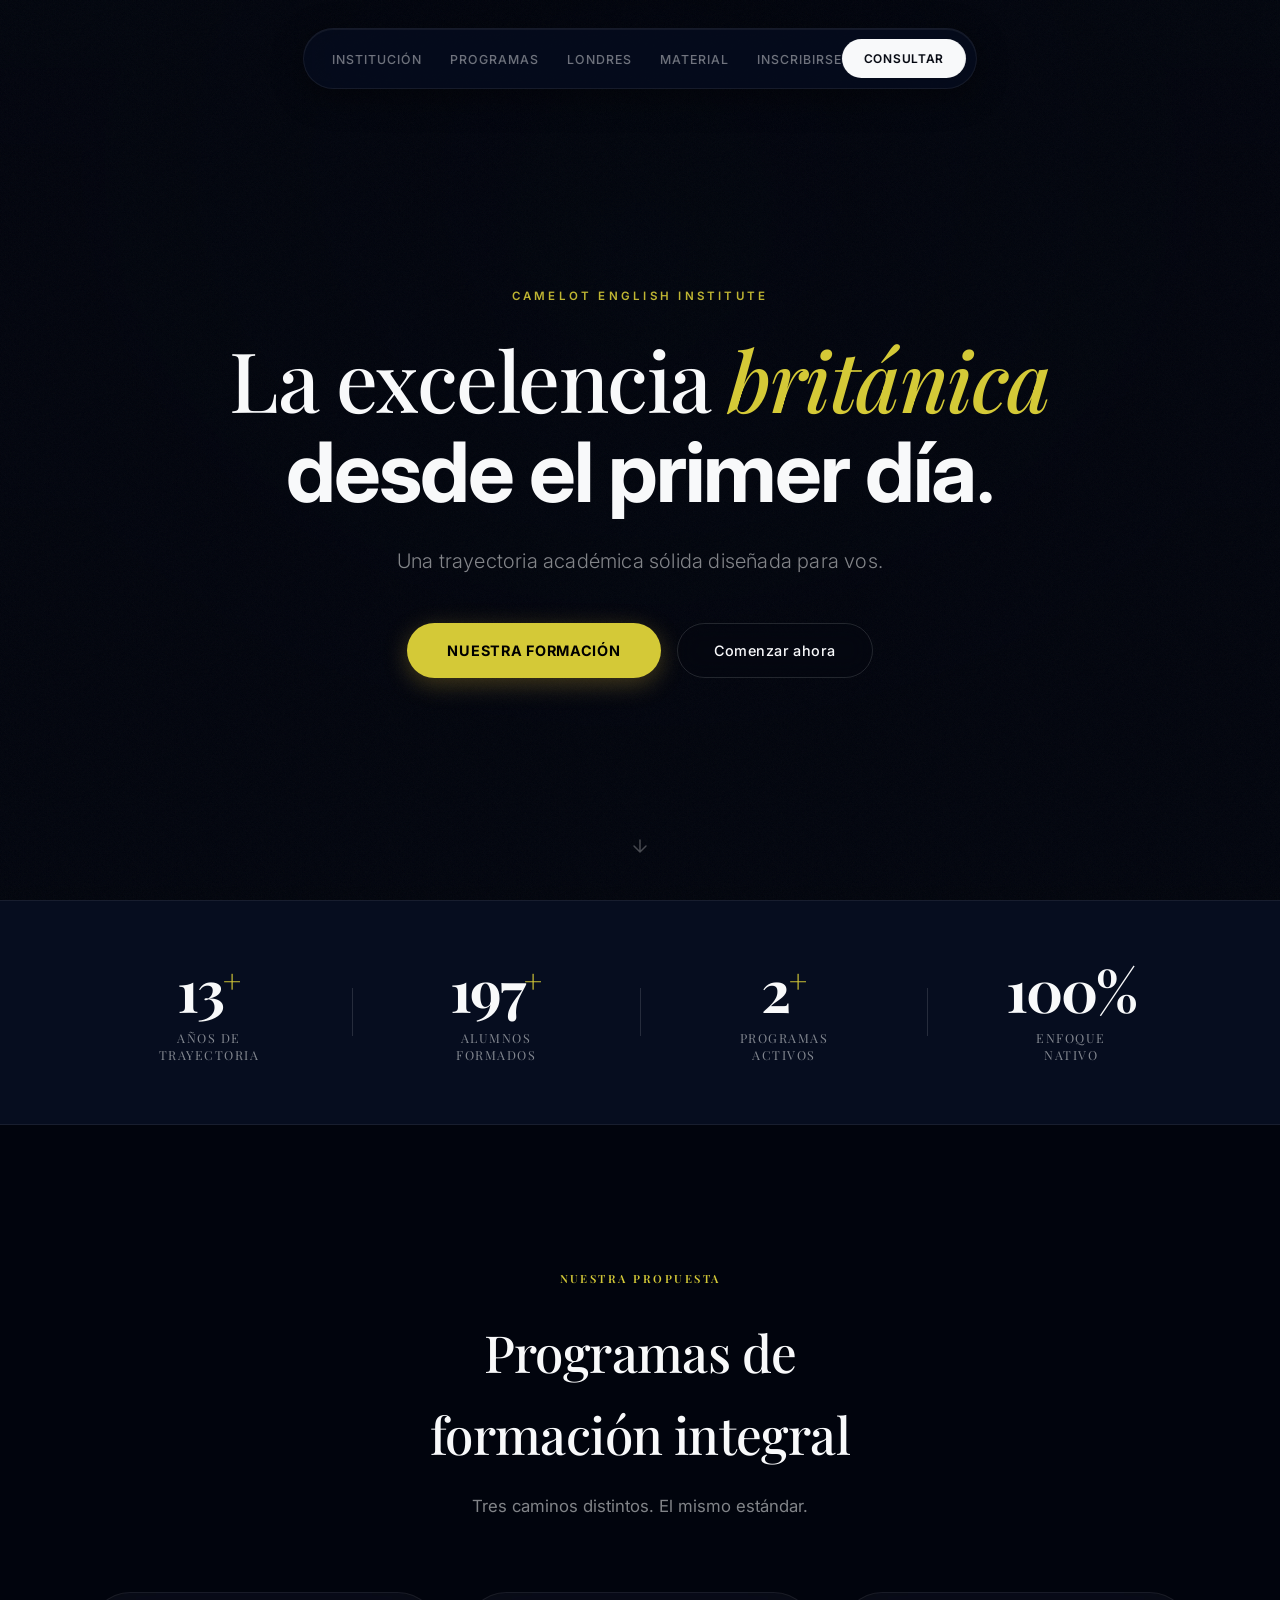
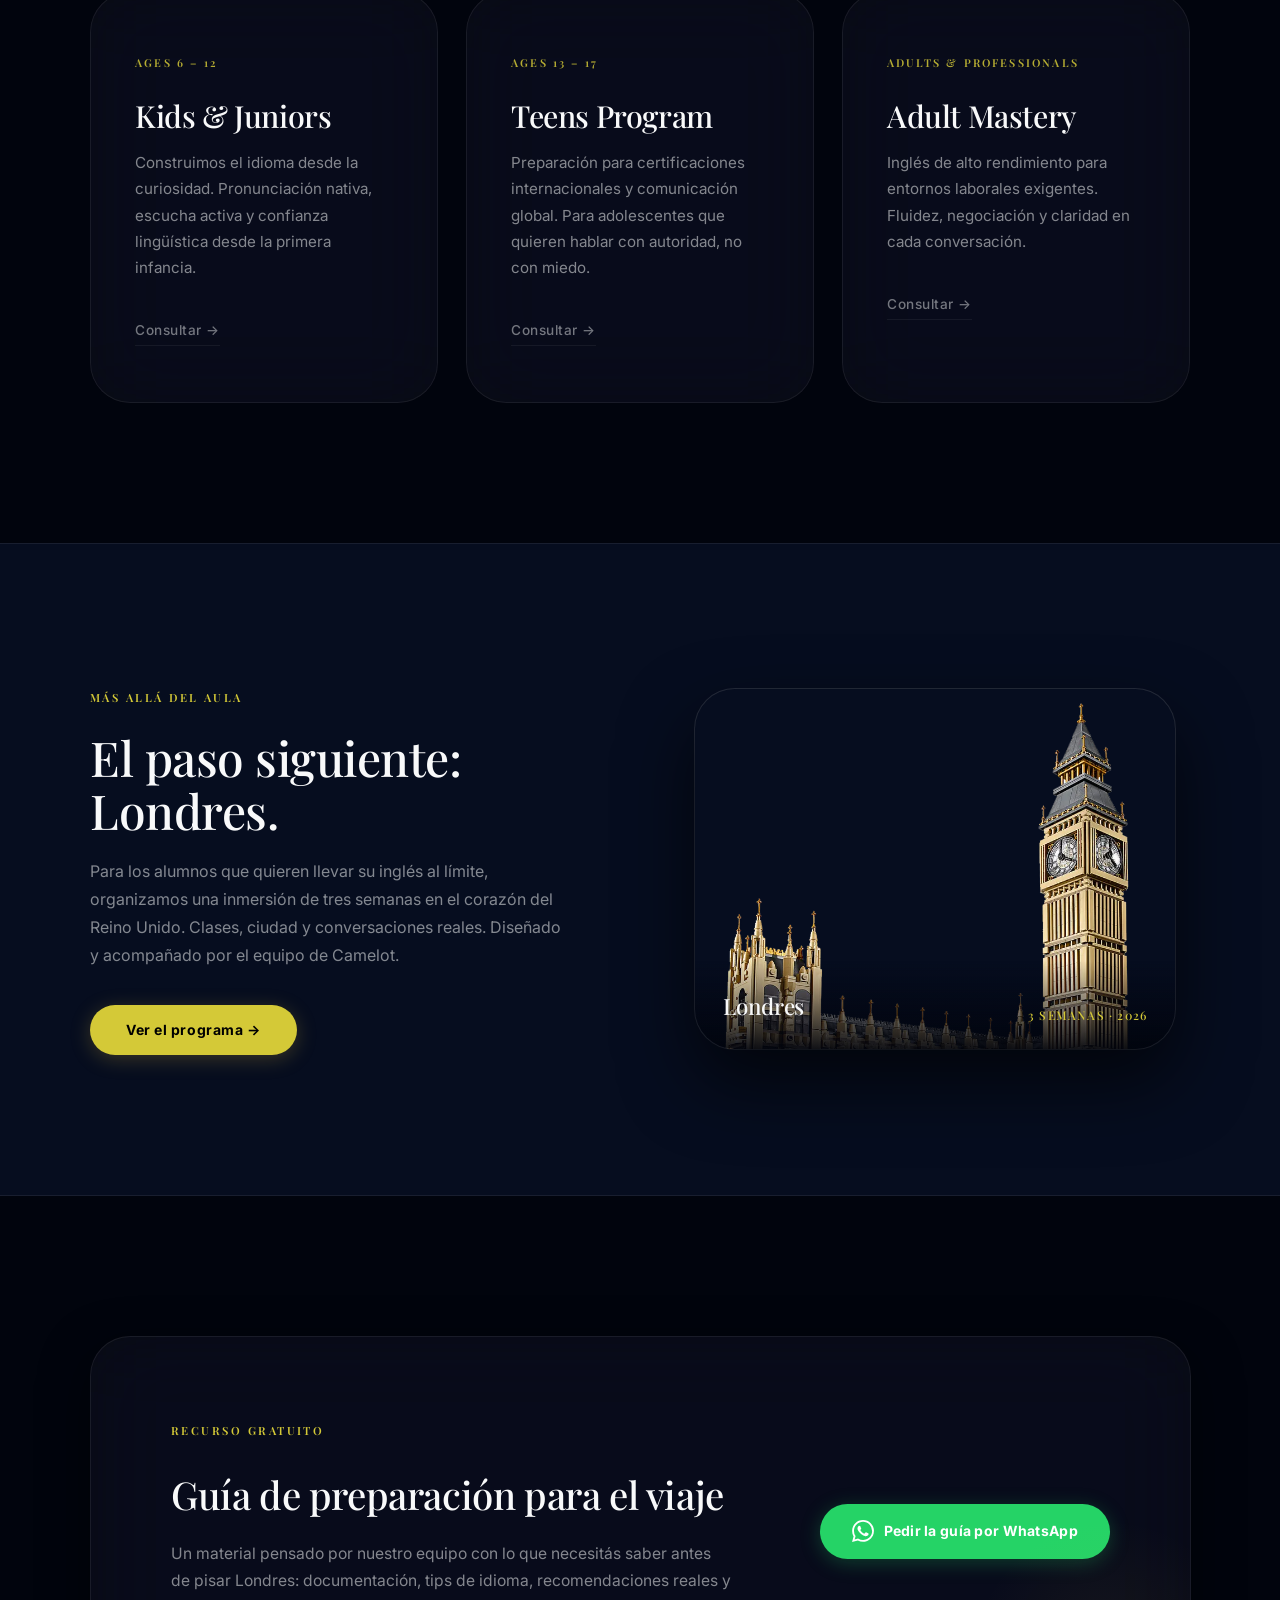
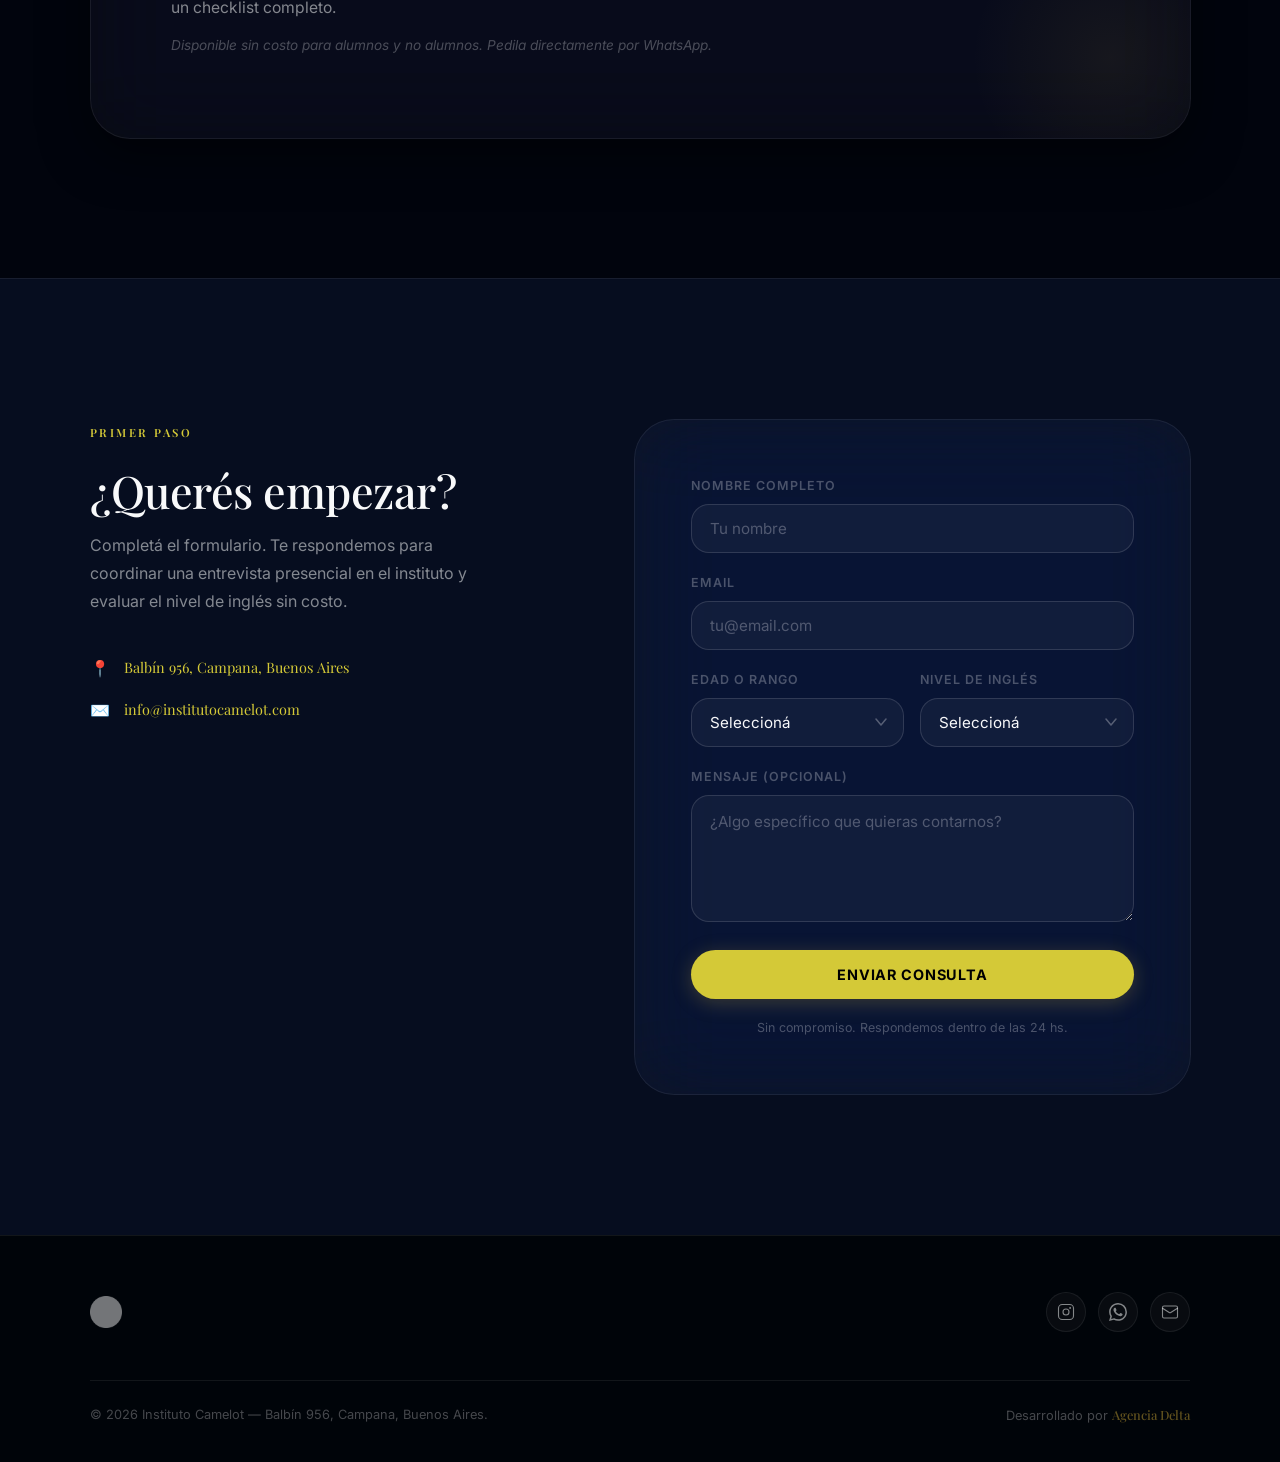
<file: homepage/home.html>
<!DOCTYPE html>
<html lang="es">

<head>
    <meta charset="UTF-8">
    <meta name="viewport" content="width=device-width, initial-scale=1.0">
    <title>Camelot | Instituto de Inglés — Campana</title>
    <meta name="description"
        content="Instituto Camelot. Formación en inglés con estándar británico para niños, adolescentes y adultos en Campana, Buenos Aires.">

    <link rel="preconnect" href="https://fonts.googleapis.com">
    <link rel="preconnect" href="https://fonts.gstatic.com" crossorigin>
    <link
        href="https://fonts.googleapis.com/css2?family=Inter:wght@300;400;500;600&family=Playfair+Display:ital,wght@0,400;0,500;1,400&display=swap"
        rel="stylesheet">

    <link rel="stylesheet" href="home.css">
    <link rel="icon" href="../camelot logo.png" type="image/png">
</head>

<body>

    <!-- [01] NAVIGATION -->
    <nav id="main-nav" aria-label="Navegación principal">
        <div class="nav-container">


            <ul class="nav-menu" id="nav-menu" role="list">
                <li><a href="#institucion">Institución</a></li>
                <li><a href="#programas">Programas</a></li>
                <li><a href="#viaje">Londres</a></li>
                <li><a href="#material">Material</a></li>
                <li><a href="#inscripcion">Inscribirse</a></li>
            </ul>

            <div class="nav-actions">
                <a href="#inscripcion" class="cta-button-nav" id="nav-cta">Consultar</a>
                <button class="hamburger" id="hamburger" aria-label="Abrir menú" aria-expanded="false"
                    aria-controls="mobile-menu">
                    <span></span>
                    <span></span>
                    <span></span>
                </button>
            </div>
        </div>
    </nav>

    <!-- Mobile menu overlay -->
    <div class="mobile-menu" id="mobile-menu" aria-hidden="true">
        <div class="mobile-menu-header">
            <a href="#" class="logo-mobile">
                <img src="../camelot logo.png" alt="Camelot Logo" class="nav-logo-img">
            </a>
        </div>
        <ul>
            <li><a href="#institucion" class="mobile-link">Institución</a></li>
            <li><a href="#programas" class="mobile-link">Programas</a></li>
            <li><a href="#viaje" class="mobile-link">Londres</a></li>
            <li><a href="#material" class="mobile-link">Material</a></li>
            <li><a href="#inscripcion" class="mobile-link">Inscribirse</a></li>
        </ul>
        <a href="#inscripcion" class="mobile-cta mobile-link">Consultar ahora</a>
    </div>

    <main>

        <!-- [02] HERO — Institucional -->
        <header id="institucion" class="hero-section">
            <div class="hero-bg-media" aria-hidden="true">
                <video autoplay muted loop playsinline class="hero-video">
                    <source src="../mp_.mp4" type="video/mp4">
                </video>
                <div class="hero-overlay"></div>
                <div class="hero-grain"></div>
            </div>

            <div class="hero-content-container">
                <p class="hero-eyebrow reveal-hero" aria-label="Ubicación" font="inter">Camelot English Institute</p>
                <h1 class="reveal-hero delay-h1">La excelencia <span>británica</span><br>
                    <c>desde el primer día</c>.
                </h1>
                <p class="hero-lead reveal-hero delay-lead">
                    Una trayectoria académica sólida diseñada para vos.
                </p>
                <div class="hero-actions reveal-hero delay-cta">
                    <a href="#programas" class="btn-primary-hero">Nuestra formación</a>
                    <a href="#inscripcion" class="btn-ghost-hero">Comenzar ahora</a>
                </div>
            </div>

            <div class="scroll-cue" aria-hidden="true">
                <svg width="20" height="20" viewBox="0 0 20 20" fill="none">
                    <path d="M10 4v12M4 10l6 6 6-6" stroke="currentColor" stroke-width="1.5" stroke-linecap="round"
                        stroke-linejoin="round" />
                </svg>
            </div>
        </header>

        <!-- [03] SOCIAL PROOF — Números -->
        <section class="proof-strip" aria-label="Números del instituto">
            <div class="proof-inner">
                <div class="proof-stat reveal">
                    <span class="proof-num" data-target="14">0</span>
                    <span class="proof-desc">años de trayectoria</span>
                </div>
                <div class="proof-divider" aria-hidden="true"></div>
                <div class="proof-stat reveal delay-1">
                    <span class="proof-num" data-target="200">0</span>
                    <span class="proof-desc">alumnos formados</span>
                </div>
                <div class="proof-divider" aria-hidden="true"></div>
                <div class="proof-stat reveal delay-2">
                    <span class="proof-num" data-target="3">0</span>
                    <span class="proof-desc">programas activos</span>
                </div>
                <div class="proof-divider" aria-hidden="true"></div>
                <div class="proof-stat reveal delay-3">
                    <span class="proof-num-label">100%</span>
                    <span class="proof-desc">enfoque nativo</span>
                </div>
            </div>
        </section>

        <!-- [04] PROGRAMS -->
        <section id="programas" class="programs-section">
            <div class="container">
                <div class="section-intro reveal">
                    <span class="eyebrow">Nuestra propuesta</span>
                    <h2>Programas de formación integral</h2>
                    <p class="section-lead">Tres caminos distintos. El mismo estándar.</p>
                </div>

                <div class="programs-grid">
                    <article class="program-card reveal delay-1" id="program-kids">
                        <span class="program-age">Ages 6 – 12</span>
                        <h3>Kids &amp; Juniors</h3>
                        <p>Construimos el idioma desde la curiosidad. Pronunciación nativa, escucha activa y confianza
                            lingüística desde la primera infancia.</p>
                        <a href="#inscripcion" class="card-cta">Consultar →</a>
                    </article>

                    <article class="program-card reveal delay-2" id="program-teens">
                        <span class="program-age">Ages 13 – 17</span>
                        <h3>Teens Program</h3>
                        <p>Preparación para certificaciones internacionales y comunicación global. Para adolescentes que
                            quieren hablar con autoridad, no con miedo.</p>
                        <a href="#inscripcion" class="card-cta">Consultar →</a>
                    </article>

                    <article class="program-card reveal delay-3" id="program-adults">
                        <span class="program-age">Adults &amp; Professionals</span>
                        <h3>Adult Mastery</h3>
                        <p>Inglés de alto rendimiento para entornos laborales exigentes. Fluidez, negociación y claridad
                            en cada conversación.</p>
                        <a href="#inscripcion" class="card-cta">Consultar →</a>
                    </article>
                </div>
            </div>
        </section>

        <!-- [05] BRIDGE — Viaje a Londres -->
        <section id="viaje" class="bridge-section">
            <div class="bridge-inner">
                <div class="bridge-text reveal">
                    <span class="eyebrow">Más allá del aula</span>
                    <h2>El paso siguiente: Londres.</h2>
                    <p>Para los alumnos que quieren llevar su inglés al límite, organizamos una inmersión de tres
                        semanas en el corazón del Reino Unido. Clases, ciudad y conversaciones reales. Diseñado y
                        acompañado por el equipo de Camelot.</p>
                    <a href="../index.html" class="btn-bridge">Ver el programa →</a>
                </div>
                <div class="bridge-visual reveal delay-2" aria-hidden="true">
                    <div class="bridge-card-float">
                        <img src="../Big-Ben-PNG-Photos.webp" alt="Big Ben, Londres" class="bridge-img">
                        <div class="bridge-card-label">
                            <span>Londres</span>
                            <span>3 semanas · 2026</span>
                        </div>
                    </div>
                </div>
            </div>
        </section>

        <!-- [06] MATERIAL GRATUITO -->
        <section id="material" class="freemium-section">
            <div class="container">
                <div class="freemium-card reveal">
                    <div class="freemium-text">
                        <span class="eyebrow">Recurso gratuito</span>
                        <h2>Guía de preparación para el viaje</h2>
                        <p>Un material pensado por nuestro equipo con lo que necesitás saber antes de pisar Londres:
                            documentación, tips de idioma, recomendaciones reales y un checklist completo.</p>
                        <p class="freemium-note">Disponible sin costo para alumnos y no alumnos. Pedila directamente por
                            WhatsApp.</p>
                    </div>
                    <div class="freemium-action">
                        <!-- TODO: reemplazar con link de descarga directa cuando el PDF esté listo -->
                        <a href="https://wa.me/XXXXXXXXXX?text=Hola%2C%20quiero%20la%20gu%C3%ADa%20de%20preparaci%C3%B3n%20para%20el%20viaje%20a%20Londres"
                            class="btn-whatsapp" target="_blank" rel="noopener noreferrer" id="btn-material-wa">
                            <svg width="22" height="22" viewBox="0 0 24 24" fill="currentColor" aria-hidden="true">
                                <path
                                    d="M17.472 14.382c-.297-.149-1.758-.867-2.03-.967-.273-.099-.471-.148-.67.15-.197.297-.767.966-.94 1.164-.173.199-.347.223-.644.075-.297-.15-1.255-.463-2.39-1.475-.883-.788-1.48-1.761-1.653-2.059-.173-.297-.018-.458.13-.606.134-.133.298-.347.446-.52.149-.174.198-.298.298-.497.099-.198.05-.371-.025-.52-.075-.149-.669-1.612-.916-2.207-.242-.579-.487-.5-.669-.51-.173-.008-.371-.01-.57-.01-.198 0-.52.074-.792.372-.272.297-1.04 1.016-1.04 2.479 0 1.462 1.065 2.875 1.213 3.074.149.198 2.096 3.2 5.077 4.487.709.306 1.262.489 1.694.625.712.227 1.36.195 1.871.118.571-.085 1.758-.719 2.006-1.413.248-.694.248-1.289.173-1.413-.074-.124-.272-.198-.57-.347m-5.421 7.403h-.004a9.87 9.87 0 01-5.031-1.378l-.361-.214-3.741.982.998-3.648-.235-.374a9.86 9.86 0 01-1.51-5.26c.001-5.45 4.436-9.884 9.888-9.884 2.64 0 5.122 1.03 6.988 2.898a9.825 9.825 0 012.893 6.994c-.003 5.45-4.437 9.884-9.885 9.884m8.413-18.297A11.815 11.815 0 0012.05 0C5.495 0 .16 5.335.157 11.892c0 2.096.547 4.142 1.588 5.945L.057 24l6.305-1.654a11.882 11.882 0 005.683 1.448h.005c6.554 0 11.89-5.335 11.893-11.893a11.821 11.821 0 00-3.48-8.413z" />
                            </svg>
                            Pedir la guía por WhatsApp
                        </a>
                        <p class="freemium-disclaimer"><!-- placeholder hasta tener PDF --></p>
                    </div>
                </div>
            </div>
        </section>

        <!-- [07] INSCRIPCIÓN — Formulario inline -->
        <section id="inscripcion" class="enrollment-section">
            <div class="container">
                <div class="enrollment-grid">
                    <div class="enrollment-info reveal">
                        <span class="eyebrow">Primer paso</span>
                        <h2>¿Querés empezar?</h2>
                        <p>Completá el formulario. Te respondemos para coordinar una entrevista presencial en el
                            instituto y evaluar el nivel de inglés sin costo.</p>
                        <div class="enrollment-details">
                            <div class="detail-item">
                                <span class="detail-icon" aria-hidden="true">📍</span>
                                <span>Balbín 956, Campana, Buenos Aires</span>
                            </div>
                            <div class="detail-item">
                                <span class="detail-icon" aria-hidden="true">✉️</span>
                                <span>info@institutocamelot.com</span>
                            </div>
                        </div>
                    </div>

                    <form class="enrollment-form reveal delay-2" id="enroll-form" novalidate
                        aria-label="Formulario de inscripción">
                        <div class="form-row">
                            <div class="form-group">
                                <label for="enroll-name">Nombre completo</label>
                                <input type="text" id="enroll-name" name="nombre" placeholder="Tu nombre"
                                    autocomplete="name" required>
                            </div>
                        </div>
                        <div class="form-row">
                            <div class="form-group">
                                <label for="enroll-email">Email</label>
                                <input type="email" id="enroll-email" name="email" placeholder="tu@email.com"
                                    autocomplete="email" required>
                            </div>
                        </div>
                        <div class="form-row two-col">
                            <div class="form-group">
                                <label for="enroll-age">Edad o rango</label>
                                <select id="enroll-age" name="edad" required>
                                    <option value="" disabled selected>Seleccioná</option>
                                    <option value="6-12">6 – 12 años</option>
                                    <option value="13-17">13 – 17 años</option>
                                    <option value="18+">18 años o más</option>
                                </select>
                            </div>
                            <div class="form-group">
                                <label for="enroll-level">Nivel de inglés</label>
                                <select id="enroll-level" name="nivel" required>
                                    <option value="" disabled selected>Seleccioná</option>
                                    <option value="basico">Básico / Sin nivel</option>
                                    <option value="intermedio">Intermedio</option>
                                    <option value="avanzado">Avanzado</option>
                                    <option value="no-se">No sé</option>
                                </select>
                            </div>
                        </div>
                        <div class="form-row">
                            <div class="form-group">
                                <label for="enroll-message">Mensaje (opcional)</label>
                                <textarea id="enroll-message" name="mensaje"
                                    placeholder="¿Algo específico que quieras contarnos?" rows="4"></textarea>
                            </div>
                        </div>
                        <button type="submit" class="btn-submit" id="btn-submit">
                            Enviar consulta
                        </button>
                        <p class="form-note">Sin compromiso. Respondemos dentro de las 24 hs.</p>
                    </form>
                </div>
            </div>
        </section>

    </main>

    <!-- [08] FOOTER — Minimalista -->
    <footer class="site-footer">
        <div class="footer-inner">
            <div class="footer-top">
                <a href="/" class="footer-logo" aria-label="Camelot Home">
                    <img src="../camelot logo.png" alt="" class="footer-logo-img">
                </a>
                <nav class="footer-social" aria-label="Redes sociales">
                    <!-- TODO: reemplazar hrefs con links reales -->
                    <a href="#" class="social-link" aria-label="Instagram de Camelot" id="footer-ig">
                        <svg width="18" height="18" viewBox="0 0 24 24" fill="none" stroke="currentColor"
                            stroke-width="1.5" stroke-linecap="round" stroke-linejoin="round">
                            <rect x="2" y="2" width="20" height="20" rx="5" ry="5" />
                            <circle cx="12" cy="12" r="4" />
                            <circle cx="17.5" cy="6.5" r="0.5" fill="currentColor" />
                        </svg>
                    </a>
                    <a href="https://wa.me/XXXXXXXXXX" class="social-link" aria-label="WhatsApp de Camelot"
                        id="footer-wa" target="_blank" rel="noopener noreferrer">
                        <svg width="18" height="18" viewBox="0 0 24 24" fill="currentColor">
                            <path
                                d="M17.472 14.382c-.297-.149-1.758-.867-2.03-.967-.273-.099-.471-.148-.67.15-.197.297-.767.966-.94 1.164-.173.199-.347.223-.644.075-.297-.15-1.255-.463-2.39-1.475-.883-.788-1.48-1.761-1.653-2.059-.173-.297-.018-.458.13-.606.134-.133.298-.347.446-.52.149-.174.198-.298.298-.497.099-.198.05-.371-.025-.52-.075-.149-.669-1.612-.916-2.207-.242-.579-.487-.5-.669-.51-.173-.008-.371-.01-.57-.01-.198 0-.52.074-.792.372-.272.297-1.04 1.016-1.04 2.479 0 1.462 1.065 2.875 1.213 3.074.149.198 2.096 3.2 5.077 4.487.709.306 1.262.489 1.694.625.712.227 1.36.195 1.871.118.571-.085 1.758-.719 2.006-1.413.248-.694.248-1.289.173-1.413-.074-.124-.272-.198-.57-.347m-5.421 7.403h-.004a9.87 9.87 0 01-5.031-1.378l-.361-.214-3.741.982.998-3.648-.235-.374a9.86 9.86 0 01-1.51-5.26c.001-5.45 4.436-9.884 9.888-9.884 2.64 0 5.122 1.03 6.988 2.898a9.825 9.825 0 012.893 6.994c-.003 5.45-4.437 9.884-9.885 9.884m8.413-18.297A11.815 11.815 0 0012.05 0C5.495 0 .16 5.335.157 11.892c0 2.096.547 4.142 1.588 5.945L.057 24l6.305-1.654a11.882 11.882 0 005.683 1.448h.005c6.554 0 11.89-5.335 11.893-11.893a11.821 11.821 0 00-3.48-8.413z" />
                        </svg>
                    </a>
                    <a href="mailto:info@institutocamelot.com" class="social-link" aria-label="Email de Camelot"
                        id="footer-mail">
                        <svg width="18" height="18" viewBox="0 0 24 24" fill="none" stroke="currentColor"
                            stroke-width="1.5" stroke-linecap="round" stroke-linejoin="round">
                            <rect x="2" y="4" width="20" height="16" rx="2" />
                            <path d="m22 7-8.97 5.7a1.94 1.94 0 0 1-2.06 0L2 7" />
                        </svg>
                    </a>
                </nav>
            </div>

            <div class="footer-bottom">
                <p>© 2026 Instituto Camelot — Balbín 956, Campana, Buenos Aires.</p>
                <p class="footer-credit">Desarrollado por <span>Agencia Delta</span></p>
            </div>
        </div>
    </footer>

    <script src="home.js"></script>
</body>

</html>
</file>
<file: homepage/home.css>
/* =========================================
   CAMELOT | HOME — INSTITUCIONAL
   Dark edition. Authority. Legacy. Depth.
   Par oscuro de style.css.
   ========================================= */

/* =========================================
   DESIGN TOKENS
   ========================================= */
:root {
    /* Palette */
    --c-primary: #0A2463;
    --c-accent: #d4c937;
    --c-bg: #01040D;
    --c-bg-raised: #060D1F;
    --c-text: #F8F9FA;
    --c-text-muted: rgba(248, 249, 250, 0.52);
    --c-text-dim: rgba(248, 249, 250, 0.28);

    /* Glass — dark surfaces */
    --glass-bg: rgba(255, 255, 255, 0.03);
    --glass-bg-hover: rgba(255, 255, 255, 0.055);
    --glass-border: rgba(255, 255, 255, 0.07);
    --glass-border-hi: rgba(255, 255, 255, 0.13);
    --glass-blur: blur(40px) saturate(180%);
    --glass-shadow: 0 16px 48px rgba(0, 0, 0, 0.5);

    /* Surfaces raised over bg */
    --surface-1: rgba(255, 255, 255, 0.025);
    --surface-2: rgba(255, 255, 255, 0.045);

    /* Typography */
    --font-sans: 'Inter';
    --font-serif: 'Playfair Display', Georgia, serif;

    /* Radius */
    --r-xl: 40px;
    --r-lg: 28px;
    --r-md: 18px;
    --r-sm: 12px;
    --r-pill: 100px;

    /* Motion */
    --t-fast: 0.25s cubic-bezier(0.16, 1, 0.3, 1);
    --t-smooth: 0.6s cubic-bezier(0.16, 1, 0.3, 1);
    --t-reveal: 1.1s cubic-bezier(0.16, 1, 0.3, 1);

    /* Layout */
    --max-w: 1440px;
    --page-px: 7%;
}

/* =========================================
   RESET & BASE
   ========================================= */
*,
*::before,
*::after {
    margin: 0;
    padding: 0;
    box-sizing: border-box;
    -webkit-font-smoothing: antialiased;
    -moz-osx-font-smoothing: grayscale;
}

html {
    scroll-behavior: smooth;
    background-color: var(--c-bg);
}

body {
    font-family: var(--font-sans);
    color: var(--c-text);
    line-height: 1.6;
    overflow-x: hidden;
    background-color: var(--c-bg);
}

c {

    letter-spacing: -2px;
    font-weight: bolder;
    font-family: var(--font-sans);
}

span {

    color: var(--c-accent);
    font-family: var(--font-serif);
}

::selection {
    background-color: var(--c-accent);
    color: #000;
}

/* Scrollbar */
::-webkit-scrollbar {
    width: 5px;
}

::-webkit-scrollbar-track {
    background: var(--c-bg);
}

::-webkit-scrollbar-thumb {
    background: rgba(212, 175, 55, 0.35);
    border-radius: 100px;
}

h1,
h2,
h3,
h4 {
    font-family: var(--font-serif);
    text-wrap: balance;
}

img {
    max-width: 100%;
    display: block;
}

/* =========================================
   SCROLL REVEAL SYSTEM
   ========================================= */
.reveal {
    opacity: 0;
    transform: translateY(36px);
    transition: opacity var(--t-reveal), transform var(--t-reveal);
    will-change: opacity, transform;
}

.reveal.active {
    opacity: 1;
    transform: translateY(0);
}

.delay-1 {
    transition-delay: 0.12s;
}

.delay-2 {
    transition-delay: 0.24s;
}

.delay-3 {
    transition-delay: 0.36s;
}

/* =========================================
   HERO STAGGER — Cinematic entrance
   ========================================= */
.reveal-hero {
    opacity: 0;
    transform: translateY(28px);
    transition: opacity 1s cubic-bezier(0.16, 1, 0.3, 1),
        transform 1s cubic-bezier(0.16, 1, 0.3, 1);
}

.reveal-hero.visible {
    opacity: 1;
    transform: translateY(0);
}

.delay-h1 {
    transition-delay: 0.25s;
}

.delay-lead {
    transition-delay: 0.5s;
}

.delay-cta {
    transition-delay: 0.75s;
}

/* =========================================
   SHARED LAYOUT HELPERS
   ========================================= */
.container {
    max-width: var(--max-w);
    margin: 0 auto;
}

.eyebrow {
    display: inline-block;
    font-size: 0.7rem;
    font-weight: 600;
    letter-spacing: 0.22em;
    text-transform: uppercase;
    color: var(--c-accent);
    margin-bottom: 20px;
}

/* =========================================
   [01] NAVBAR — Floating Island
   ========================================= */
#main-nav {
    position: fixed;
    top: 28px;
    left: 50%;
    transform: translateX(-50%);
    z-index: 1000;
    width: fit-content;
    min-width: 640px;
    background: rgba(6, 13, 31, 0.72);
    backdrop-filter: var(--glass-blur);
    -webkit-backdrop-filter: var(--glass-blur);
    border: 1px solid var(--glass-border);
    border-radius: var(--r-pill);
    padding: 10px 10px 10px 28px;
    transition: all var(--t-smooth);
    box-shadow: 0 8px 32px rgba(0, 0, 0, 0.4),
        inset 0 1px 0 rgba(255, 255, 255, 0.06);
}

.nav-container {
    display: flex;
    align-items: center;
    justify-content: space-between;
    width: 100%;
}

.nav-logo {
    display: flex;
    align-items: center;
    transition: opacity var(--t-fast);
    flex-shrink: 0;
}

.nav-logo:hover {
    opacity: 0.8;
}

.nav-logo-img {
    height: 32px;
    width: auto;
    filter: brightness(0) invert(1);
    object-fit: contain;
}

.nav-menu {
    display: flex;
    gap: 28px;
    list-style: none;
}

.nav-menu a {
    color: var(--c-text);
    text-decoration: none;
    font-size: 0.775rem;
    font-weight: 500;
    letter-spacing: 0.08em;
    text-transform: uppercase;
    opacity: 0.45;
    transition: opacity var(--t-fast);
}

.nav-menu a:hover {
    opacity: 1;
}

.nav-actions {
    display: flex;
    align-items: center;
    gap: 12px;
}

.cta-button-nav {
    background: var(--c-text);
    color: var(--c-bg);
    padding: 10px 22px;
    border-radius: var(--r-pill);
    text-decoration: none;
    font-weight: 600;
    font-size: 0.75rem;
    letter-spacing: 0.06em;
    text-transform: uppercase;
    transition: transform var(--t-fast), box-shadow var(--t-fast);
    white-space: nowrap;
}

.cta-button-nav:hover {
    transform: translateY(-1px) scale(1.02);
    box-shadow: 0 6px 20px rgba(248, 249, 250, 0.2);
}

/* Hamburger — hidden on desktop */
.hamburger {
    display: none;
    flex-direction: column;
    justify-content: center;
    gap: 5px;
    width: 36px;
    height: 36px;
    background: var(--glass-bg);
    border: 1px solid var(--glass-border);
    border-radius: var(--r-sm);
    cursor: pointer;
    padding: 8px;
    transition: background var(--t-fast);
}

.hamburger:hover {
    background: var(--glass-bg-hover);
}

.hamburger span {
    display: block;
    width: 100%;
    height: 1.5px;
    background: var(--c-text);
    border-radius: 2px;
    transition: all var(--t-smooth);
    transform-origin: center;
}

/* Hamburger open state */
.hamburger.open span:nth-child(1) {
    transform: translateY(6.5px) rotate(45deg);
}

.hamburger.open span:nth-child(2) {
    opacity: 0;
    transform: scaleX(0);
}

.hamburger.open span:nth-child(3) {
    transform: translateY(-6.5px) rotate(-45deg);
}

/* =========================================
   MOBILE MENU — Full overlay
   ========================================= */
.mobile-menu {
    position: fixed;
    top: 0;
    left: 0;
    width: 100%;
    height: 100%;
    background: rgba(1, 4, 13, 0.97);
    backdrop-filter: blur(20px);
    -webkit-backdrop-filter: blur(20px);
    z-index: 999;
    display: flex;
    flex-direction: column;
    align-items: center;
    justify-content: center;
    gap: 12px;
    opacity: 0;
    pointer-events: none;
    transform: translateY(-12px);
    transition: opacity 0.5s cubic-bezier(0.16, 1, 0.3, 1),
        transform 0.5s cubic-bezier(0.16, 1, 0.3, 1);
}

.mobile-menu.open {
    opacity: 1;
    pointer-events: all;
    transform: translateY(0);
}

.mobile-menu ul {
    list-style: none;
    text-align: center;
    display: flex;
    flex-direction: column;
    gap: 8px;
}

.mobile-link {
    display: block;
    font-family: var(--font-serif);
    font-size: clamp(1.6rem, 5vw, 2.2rem);
    font-weight: 500;
    color: var(--c-text);
    text-decoration: none;
    opacity: 0.55;
    padding: 8px 24px;
    transition: opacity var(--t-fast), color var(--t-fast);
    letter-spacing: -0.3px;
}

.mobile-link:hover {
    opacity: 1;
    color: var(--c-accent);
}

.mobile-cta {
    margin-top: 32px;
    background: var(--c-accent);
    color: #000 !important;
    opacity: 1 !important;
    font-family: var(--font-sans);
    font-size: 0.9rem;
    font-weight: 700;
    letter-spacing: 0.08em;
    text-transform: uppercase;
    padding: 16px 40px;
    border-radius: var(--r-pill);
    transition: transform var(--t-fast), box-shadow var(--t-fast);
}

.mobile-cta:hover {
    transform: scale(1.03);
    box-shadow: 0 8px 28px rgba(212, 175, 55, 0.35);
    color: #000 !important;
}

/* =========================================
   [02] HERO SECTION
   ========================================= */
.hero-section {
    position: relative;
    height: 100vh;
    min-height: 720px;
    display: flex;
    align-items: center;
    justify-content: center;
    overflow: hidden;
    text-align: center;
    padding: 0 var(--page-px);
    background-color: var(--c-bg);
}

/* Video container */
.hero-bg-media {
    position: absolute;
    inset: 0;
    z-index: 0;
}

.hero-video {
    position: absolute;
    inset: 0;
    width: 100%;
    height: 100%;
    object-fit: cover;
    opacity: 0.35;
    transform: scale(1.04);
    will-change: transform;
}

/* Cinematic overlay — deep vignette */
.hero-overlay {
    position: absolute;
    inset: 0;
    background:
        radial-gradient(ellipse at 50% 35%, rgba(1, 4, 13, 0.2) 0%, rgba(1, 4, 13, 0.72) 65%),
        linear-gradient(to bottom, rgba(1, 4, 13, 0.05) 0%, rgba(1, 4, 13, 0.75) 100%);
}

/* Film grain */
.hero-grain {
    position: absolute;
    inset: 0;
    opacity: 0.04;
    pointer-events: none;
    background-image: url("data:image/svg+xml,%3Csvg viewBox='0 0 256 256' xmlns='http://www.w3.org/2000/svg'%3E%3Cfilter id='noise'%3E%3CfeTurbulence type='fractalNoise' baseFrequency='0.9' numOctaves='4' stitchTiles='stitch'/%3E%3C/filter%3E%3Crect width='100%25' height='100%25' filter='url(%23noise)'/%3E%3C/svg%3E");
    background-repeat: repeat;
    background-size: 128px 128px;
}

/* Hero content */
.hero-content-container {
    position: relative;
    z-index: 2;
    max-width: 860px;
    margin-top: 60px;
}

.hero-section .hero-eyebrow {
    display: inline-block;
    font-size: 0.72rem;
    font-weight: 600;
    letter-spacing: 0.28em;
    text-transform: uppercase;
    color: var(--c-accent);
    margin-bottom: 28px;
    opacity: 0.9;
}

.hero-section h1 {
    font-size: clamp(2.8rem, 6.5vw, 5.6rem);
    line-height: 1.07;
    margin-bottom: 28px;
    font-weight: 500;
    letter-spacing: -1.5px;
    color: var(--c-text);
}

.hero-section h1 em,
.hero-section h1 span {
    font-style: italic;
    color: var(--c-accent);
}

.hero-lead {
    font-size: clamp(1.05rem, 1.8vw, 1.25rem);
    font-weight: 300;
    color: var(--c-text-muted);
    max-width: 580px;
    margin: 0 auto 44px;
    line-height: 1.75;
    letter-spacing: 0.01em;
}

.hero-actions {
    display: flex;
    align-items: center;
    justify-content: center;
    gap: 16px;
    flex-wrap: wrap;
}

/* Primary CTA — gold fill */
.btn-primary-hero {
    display: inline-block;
    background: var(--c-accent);
    color: #000;
    padding: 16px 40px;
    border-radius: var(--r-pill);
    text-decoration: none;
    font-weight: 700;
    font-size: 0.9rem;
    letter-spacing: 0.05em;
    text-transform: uppercase;
    transition: transform var(--t-fast), box-shadow var(--t-fast);
    box-shadow: 0 6px 24px rgba(212, 175, 55, 0.3);
}

.btn-primary-hero:hover {
    transform: translateY(-2px) scale(1.03);
    box-shadow: 0 10px 32px rgba(212, 175, 55, 0.45);
}

/* Ghost CTA */
.btn-ghost-hero {
    display: inline-block;
    background: transparent;
    color: var(--c-text);
    padding: 15px 36px;
    border-radius: var(--r-pill);
    border: 1px solid var(--glass-border-hi);
    text-decoration: none;
    font-weight: 500;
    font-size: 0.9rem;
    letter-spacing: 0.03em;
    transition: background var(--t-fast), border-color var(--t-fast), transform var(--t-fast);
    backdrop-filter: blur(12px);
}

.btn-ghost-hero:hover {
    background: var(--glass-bg-hover);
    border-color: rgba(255, 255, 255, 0.25);
    transform: translateY(-1px);
}

/* Scroll cue */
.scroll-cue {
    position: absolute;
    bottom: 36px;
    left: 50%;
    transform: translateX(-50%);
    z-index: 2;
    color: var(--c-text-dim);
    animation: scrollFloat 2.8s ease-in-out infinite;
}

@keyframes scrollFloat {

    0%,
    100% {
        transform: translateX(-50%) translateY(0);
        opacity: 0.35;
    }

    50% {
        transform: translateX(-50%) translateY(10px);
        opacity: 0.7;
    }
}

/* =========================================
   [03] SOCIAL PROOF STRIP
   ========================================= */
.proof-strip {
    background: var(--c-bg-raised);
    border-top: 1px solid var(--glass-border);
    border-bottom: 1px solid var(--glass-border);
    padding: 60px var(--page-px);
}

.proof-inner {
    max-width: 1100px;
    margin: 0 auto;
    display: flex;
    align-items: center;
    justify-content: space-between;
    gap: 24px;
}

.proof-stat {
    display: flex;
    flex-direction: column;
    align-items: center;
    gap: 10px;
    flex: 1;
    text-align: center;
}

.proof-num {
    font-family: var(--font-serif);
    font-size: clamp(2.4rem, 4.5vw, 3.8rem);
    font-weight: 700;
    color: var(--c-text);
    letter-spacing: -2px;
    line-height: 1;
    position: relative;
    display: inline-block;
}

/* "+" superscript after numbers */
.proof-num::after {
    content: '+';
    font-size: 0.55em;
    color: var(--c-accent);
    vertical-align: super;
    letter-spacing: 0;
}

/* Static label (100%) — no suffix needed */
.proof-num-label {
    font-family: var(--font-serif);
    font-size: clamp(2.4rem, 4.5vw, 3.8rem);
    font-weight: 700;
    color: var(--c-text);
    letter-spacing: -2px;
    line-height: 1;
}

.proof-desc {
    font-size: 0.78rem;
    font-weight: 400;
    color: var(--c-text-muted);
    text-transform: uppercase;
    letter-spacing: 0.12em;
    max-width: 120px;
    line-height: 1.4;
}

.proof-divider {
    width: 1px;
    height: 48px;
    background: var(--glass-border-hi);
    flex-shrink: 0;
}

/* =========================================
   [04] PROGRAMS SECTION
   ========================================= */
.programs-section {
    padding: clamp(80px, 12vw, 140px) var(--page-px);
}

.section-intro {
    text-align: center;
    max-width: 640px;
    margin: 0 auto 72px;
}

.section-intro h2 {
    font-size: clamp(2rem, 4.5vw, 3.2rem);
    color: var(--c-text);
    margin-top: 4px;
    margin-bottom: 16px;
    letter-spacing: -0.6px;
    font-weight: 500;
}

.section-lead {
    font-size: 1.05rem;
    color: var(--c-text-muted);
    line-height: 1.7;
}

/* Programs grid — three cards */
.programs-grid {
    display: grid;
    grid-template-columns: repeat(auto-fit, minmax(300px, 1fr));
    gap: 28px;
    max-width: var(--max-w);
    margin: 0 auto;
}

.program-card {
    background: var(--glass-bg);
    backdrop-filter: var(--glass-blur);
    -webkit-backdrop-filter: var(--glass-blur);
    border: 1px solid var(--glass-border);
    border-radius: var(--r-xl);
    padding: 56px 44px;
    position: relative;
    overflow: hidden;
    transition: background var(--t-smooth), border-color var(--t-smooth),
        transform var(--t-smooth), box-shadow var(--t-smooth);
    cursor: default;
}

/* Accent line on top — hidden by default */
.program-card::before {
    content: '';
    position: absolute;
    top: 0;
    left: 0;
    right: 0;
    height: 2px;
    background: linear-gradient(90deg, var(--c-primary), var(--c-accent));
    opacity: 0;
    transition: opacity 0.4s ease;
}

.program-card:hover {
    background: var(--glass-bg-hover);
    border-color: var(--glass-border-hi);
    transform: translateY(-8px);
    box-shadow: 0 24px 56px rgba(0, 0, 0, 0.5);
}

.program-card:hover::before {
    opacity: 1;
}

.program-age {
    display: inline-block;
    font-size: 0.68rem;
    font-weight: 600;
    letter-spacing: 0.2em;
    text-transform: uppercase;
    color: var(--c-accent);
    margin-bottom: 28px;
    opacity: 0.85;
}

.program-card h3 {
    font-size: 1.9rem;
    font-weight: 500;
    color: var(--c-text);
    margin-bottom: 16px;
    letter-spacing: -0.4px;
    line-height: 1.15;
}

.program-card p {
    font-size: 0.95rem;
    color: var(--c-text-muted);
    line-height: 1.72;
    margin-bottom: 36px;
}

.card-cta {
    display: inline-block;
    color: var(--c-text);
    text-decoration: none;
    font-size: 0.85rem;
    font-weight: 500;
    letter-spacing: 0.04em;
    opacity: 0.45;
    transition: opacity var(--t-fast), color var(--t-fast);
    border-bottom: 1px solid var(--glass-border-hi);
    padding-bottom: 3px;
}

.card-cta:hover {
    opacity: 1;
    color: var(--c-accent);
    border-bottom-color: var(--c-accent);
}

/* =========================================
   [05] BRIDGE SECTION — Londres
   ========================================= */
.bridge-section {
    padding: clamp(80px, 12vw, 140px) var(--page-px);
    background: var(--c-bg-raised);
    border-top: 1px solid var(--glass-border);
    border-bottom: 1px solid var(--glass-border);
    overflow: hidden;
}

.bridge-inner {
    max-width: var(--max-w);
    margin: 0 auto;
    display: grid;
    grid-template-columns: 1fr 1fr;
    gap: 80px;
    align-items: center;
}

.bridge-text h2 {
    font-size: clamp(2rem, 4vw, 3rem);
    color: var(--c-text);
    margin-top: 4px;
    margin-bottom: 20px;
    letter-spacing: -0.5px;
    font-weight: 500;
    line-height: 1.1;
}

.bridge-text p {
    font-size: 1rem;
    color: var(--c-text-muted);
    line-height: 1.75;
    margin-bottom: 36px;
    max-width: 480px;
}

.btn-bridge {
    display: inline-block;
    background: var(--c-accent);
    color: #000;
    padding: 14px 36px;
    border-radius: var(--r-pill);
    text-decoration: none;
    font-weight: 700;
    font-size: 0.875rem;
    letter-spacing: 0.04em;
    transition: transform var(--t-fast), box-shadow var(--t-fast);
    box-shadow: 0 4px 20px rgba(212, 175, 55, 0.25);
}

.btn-bridge:hover {
    transform: translateY(-2px) scale(1.02);
    box-shadow: 0 8px 28px rgba(212, 175, 55, 0.4);
}

/* Floating card visual */
.bridge-visual {
    display: flex;
    justify-content: center;
    align-items: center;
}

.bridge-card-float {
    position: relative;
    border-radius: var(--r-xl);
    overflow: hidden;
    width: 100%;
    max-width: 480px;
    aspect-ratio: 4 / 3;
    box-shadow:
        0 32px 72px rgba(0, 0, 0, 0.65),
        0 0 0 1px var(--glass-border-hi);
    animation: floatCard 6s ease-in-out infinite;
}

@keyframes floatCard {

    0%,
    100% {
        transform: translateY(0) rotate(-0.4deg);
    }

    50% {
        transform: translateY(-14px) rotate(0.3deg);
    }
}

.bridge-img {
    width: 100%;
    height: 100%;
    object-fit: cover;
    object-position: center top;
    transition: transform 0.8s ease;
}

.bridge-card-float:hover .bridge-img {
    transform: scale(1.04);
}

.bridge-card-label {
    position: absolute;
    bottom: 0;
    left: 0;
    right: 0;
    padding: 28px 28px 24px;
    background: linear-gradient(to top, rgba(1, 4, 13, 0.92) 0%, transparent 100%);
    display: flex;
    justify-content: space-between;
    align-items: flex-end;
}

.bridge-card-label span:first-child {
    font-family: var(--font-serif);
    font-size: 1.4rem;
    font-weight: 500;
    color: var(--c-text);
    letter-spacing: -0.3px;
}

.bridge-card-label span:last-child {
    font-size: 0.75rem;
    font-weight: 500;
    color: var(--c-accent);
    letter-spacing: 0.1em;
    text-transform: uppercase;
}

/* =========================================
   [06] FREEMIUM SECTION — Guía gratuita
   ========================================= */
.freemium-section {
    padding: clamp(80px, 12vw, 140px) var(--page-px);
}

.freemium-card {
    max-width: var(--max-w);
    margin: 0 auto;
    background: var(--glass-bg);
    backdrop-filter: var(--glass-blur);
    -webkit-backdrop-filter: var(--glass-blur);
    border: 1px solid var(--glass-border);
    border-radius: var(--r-xl);
    padding: clamp(48px, 7vw, 80px);
    display: grid;
    grid-template-columns: 1fr auto;
    gap: 60px;
    align-items: center;
    position: relative;
    overflow: hidden;
    box-shadow: var(--glass-shadow);
}

/* Subtle glow behind the card */
.freemium-card::after {
    content: '';
    position: absolute;
    bottom: -60px;
    right: -60px;
    width: 280px;
    height: 280px;
    background: radial-gradient(circle, rgba(212, 175, 55, 0.07) 0%, transparent 70%);
    pointer-events: none;
}

.freemium-text h2 {
    font-size: clamp(1.6rem, 3.5vw, 2.4rem);
    color: var(--c-text);
    margin-top: 4px;
    margin-bottom: 16px;
    letter-spacing: -0.4px;
    font-weight: 500;
}

.freemium-text p {
    font-size: 0.98rem;
    color: var(--c-text-muted);
    line-height: 1.72;
    margin-bottom: 12px;
    max-width: 560px;
}

.freemium-note {
    font-size: 0.85rem !important;
    color: var(--c-text-dim) !important;
    margin-bottom: 0 !important;
    font-style: italic;
}

.freemium-action {
    display: flex;
    flex-direction: column;
    align-items: center;
    gap: 12px;
    flex-shrink: 0;
}

/* WhatsApp button */
.btn-whatsapp {
    display: inline-flex;
    align-items: center;
    gap: 10px;
    background: #25D366;
    color: #fff;
    padding: 16px 32px;
    border-radius: var(--r-pill);
    text-decoration: none;
    font-weight: 700;
    font-size: 0.875rem;
    letter-spacing: 0.02em;
    white-space: nowrap;
    transition: transform var(--t-fast), box-shadow var(--t-fast);
    box-shadow: 0 4px 20px rgba(37, 211, 102, 0.25);
}

.btn-whatsapp:hover {
    transform: translateY(-2px) scale(1.02);
    box-shadow: 0 8px 28px rgba(37, 211, 102, 0.4);
}

.freemium-disclaimer {
    font-size: 0.75rem;
    color: var(--c-text-dim);
    text-align: center;
}

/* =========================================
   [07] ENROLLMENT SECTION — Formulario
   ========================================= */
.enrollment-section {
    padding: clamp(80px, 12vw, 140px) var(--page-px);
    background: var(--c-bg-raised);
    border-top: 1px solid var(--glass-border);
}

.enrollment-grid {
    max-width: var(--max-w);
    margin: 0 auto;
    display: grid;
    grid-template-columns: 1fr 1.2fr;
    gap: 80px;
    align-items: start;
}

/* Info column */
.enrollment-info h2 {
    font-size: clamp(2rem, 4vw, 2.8rem);
    color: var(--c-text);
    margin-top: 4px;
    margin-bottom: 16px;
    letter-spacing: -0.5px;
    font-weight: 500;
    line-height: 1.1;
}

.enrollment-info>p {
    font-size: 1rem;
    color: var(--c-text-muted);
    line-height: 1.75;
    margin-bottom: 40px;
    max-width: 400px;
}

.enrollment-details {
    display: flex;
    flex-direction: column;
    gap: 16px;
}

.detail-item {
    display: flex;
    align-items: center;
    gap: 14px;
    font-size: 0.9rem;
    color: var(--c-text-muted);
}

.detail-icon {
    font-size: 1rem;
    flex-shrink: 0;
}

/* Form */
.enrollment-form {
    background: var(--glass-bg);
    backdrop-filter: var(--glass-blur);
    -webkit-backdrop-filter: var(--glass-blur);
    border: 1px solid var(--glass-border);
    border-radius: var(--r-xl);
    padding: clamp(36px, 5vw, 56px);
    display: flex;
    flex-direction: column;
    gap: 20px;
}

.form-row {
    display: flex;
    flex-direction: column;
    gap: 8px;
    width: 100%;
}

.form-row.two-col {
    display: grid;
    grid-template-columns: 1fr 1fr;
    gap: 16px;
    flex-direction: unset;
}

.form-group {
    display: flex;
    flex-direction: column;
    gap: 8px;
    width: 100%;
}

.enrollment-form label {
    font-size: 0.78rem;
    font-weight: 600;
    letter-spacing: 0.08em;
    text-transform: uppercase;
    color: var(--c-text-dim);
    transition: color var(--t-fast);
}

.form-group:focus-within label {
    color: var(--c-accent);
}

/* Inputs / selects / textarea */
.enrollment-form input,
.enrollment-form select,
.enrollment-form textarea {
    width: 100%;
    background: rgba(255, 255, 255, 0.04);
    border: 1px solid var(--glass-border-hi);
    border-radius: var(--r-md);
    color: var(--c-text);
    font-family: var(--font-sans);
    font-size: 0.95rem;
    font-weight: 400;
    padding: 14px 18px;
    outline: none;
    transition: border-color var(--t-fast), background var(--t-fast), box-shadow var(--t-fast);
    -webkit-appearance: none;
    appearance: none;
}

.enrollment-form input::placeholder,
.enrollment-form textarea::placeholder {
    color: var(--c-text-dim);
}

.enrollment-form select {
    cursor: pointer;
    background-image: url("data:image/svg+xml,%3Csvg width='12' height='8' viewBox='0 0 12 8' fill='none' xmlns='http://www.w3.org/2000/svg'%3E%3Cpath d='M1 1L6 7L11 1' stroke='rgba(248,249,250,0.3)' stroke-width='1.5' stroke-linecap='round' stroke-linejoin='round'/%3E%3C/svg%3E");
    background-repeat: no-repeat;
    background-position: right 16px center;
    padding-right: 40px;
}

.enrollment-form select option {
    background: #060D1F;
    color: var(--c-text);
}

.enrollment-form textarea {
    resize: vertical;
    min-height: 100px;
    line-height: 1.6;
}

.enrollment-form input:focus,
.enrollment-form select:focus,
.enrollment-form textarea:focus {
    border-color: rgba(212, 175, 55, 0.5);
    background: rgba(255, 255, 255, 0.06);
    box-shadow: 0 0 0 3px rgba(212, 175, 55, 0.08);
}

/* Submit button */
.btn-submit {
    width: 100%;
    background: var(--c-accent);
    color: #000;
    border: none;
    border-radius: var(--r-pill);
    padding: 16px 32px;
    font-family: var(--font-sans);
    font-size: 0.9rem;
    font-weight: 700;
    letter-spacing: 0.06em;
    text-transform: uppercase;
    cursor: pointer;
    transition: transform var(--t-fast), box-shadow var(--t-fast), opacity var(--t-fast);
    box-shadow: 0 4px 20px rgba(212, 175, 55, 0.25);
    margin-top: 8px;
}

.btn-submit:hover {
    transform: translateY(-2px);
    box-shadow: 0 8px 28px rgba(212, 175, 55, 0.4);
}

.btn-submit:active {
    transform: translateY(0);
    opacity: 0.9;
}

.btn-submit:disabled {
    opacity: 0.5;
    cursor: not-allowed;
    transform: none;
}

.form-note {
    font-size: 0.78rem;
    color: var(--c-text-dim);
    text-align: center;
    line-height: 1.5;
}

/* =========================================
   [08] FOOTER
   ========================================= */
.site-footer {
    background: #000409;
    border-top: 1px solid var(--glass-border);
    padding: 56px var(--page-px) 36px;
}

.footer-inner {
    max-width: var(--max-w);
    margin: 0 auto;
}

.footer-top {
    display: flex;
    justify-content: space-between;
    align-items: center;
    margin-bottom: 48px;
}

.footer-logo-img {
    height: 32px;
    width: auto;
    filter: brightness(0) invert(1);
    opacity: 0.45;
    transition: opacity var(--t-fast);
}

.footer-logo:hover .footer-logo-img {
    opacity: 1;
}

.footer-social {
    display: flex;
    align-items: center;
    gap: 12px;
}

.social-link {
    display: inline-flex;
    align-items: center;
    justify-content: center;
    width: 40px;
    height: 40px;
    border-radius: 50%;
    background: var(--glass-bg);
    border: 1px solid var(--glass-border);
    color: var(--c-text-muted);
    text-decoration: none;
    transition: background var(--t-fast), border-color var(--t-fast),
        color var(--t-fast), transform var(--t-fast);
}

.social-link:hover {
    background: var(--glass-bg-hover);
    border-color: var(--glass-border-hi);
    color: var(--c-text);
    transform: translateY(-2px);
}

.footer-bottom {
    border-top: 1px solid var(--glass-border);
    padding-top: 24px;
    display: flex;
    justify-content: space-between;
    align-items: center;
    gap: 16px;
    flex-wrap: wrap;
}

.footer-bottom p {
    font-size: 0.8rem;
    color: var(--c-text-dim);
}

.footer-credit {
    font-size: 0.75rem;
    color: rgba(255, 255, 255, 0.15);
}

.footer-credit span {
    color: rgba(212, 175, 55, 0.45);
    font-weight: 500;
}

/* =========================================
   RESPONSIVE — Tablet (≤1100px)
   ========================================= */
@media (max-width: 1100px) {
    .bridge-inner {
        grid-template-columns: 1fr;
        gap: 60px;
    }

    .bridge-visual {
        order: -1;
    }

    .bridge-card-float {
        max-width: 520px;
        margin: 0 auto;
    }

    .freemium-card {
        grid-template-columns: 1fr;
        gap: 40px;
    }

    .freemium-action {
        flex-direction: row;
        justify-content: flex-start;
    }

    .enrollment-grid {
        grid-template-columns: 1fr;
        gap: 56px;
    }

    .enrollment-info>p {
        max-width: 100%;
    }
}

/* =========================================
   RESPONSIVE — Mobile (≤768px)
   ========================================= */
@media (max-width: 768px) {
    :root {
        --page-px: 5%;
    }

    /* Nav */
    #main-nav {
        width: calc(100% - 32px);
        min-width: unset;
        top: 16px;
        padding: 10px 10px 10px 20px;
    }

    .nav-menu {
        display: none;
    }

    .hamburger {
        display: flex;
    }

    /* Hero */
    .hero-section {
        padding: 0 5%;
        min-height: 640px;
    }

    .hero-section h1 {
        font-size: clamp(2.2rem, 9vw, 3.2rem);
        letter-spacing: -0.8px;
    }

    .hero-actions {
        flex-direction: column;
        align-items: stretch;
        gap: 12px;
        max-width: 300px;
        margin: 0 auto;
    }

    .btn-primary-hero,
    .btn-ghost-hero {
        text-align: center;
    }

    /* Proof strip */
    .proof-inner {
        flex-wrap: wrap;
        justify-content: center;
        gap: 32px;
    }

    .proof-divider {
        display: none;
    }

    .proof-stat {
        flex: 0 0 calc(50% - 16px);
    }

    /* Programs */
    .programs-grid {
        grid-template-columns: 1fr;
    }

    .program-card {
        padding: 40px 32px;
    }

    /* Bridge */
    .bridge-inner {
        gap: 40px;
    }

    .bridge-card-float {
        animation: none;
    }

    /* Freemium */
    .freemium-card {
        padding: 36px 28px;
    }

    .freemium-action {
        flex-direction: column;
        align-items: flex-start;
    }

    .btn-whatsapp {
        width: 100%;
        justify-content: center;
    }

    /* Form */
    .form-row.two-col {
        grid-template-columns: 1fr;
    }

    .enrollment-form {
        padding: 32px 24px;
    }

    /* Footer */
    .footer-top {
        flex-direction: column;
        align-items: flex-start;
        gap: 24px;
    }

    .footer-bottom {
        flex-direction: column;
        align-items: flex-start;
        gap: 8px;
    }
}

/* =========================================
   RESPONSIVE — Small mobile (≤420px)
   ========================================= */
@media (max-width: 420px) {
    .proof-stat {
        flex: 0 0 100%;
    }

    .hero-section h1 {
        font-size: 2rem;
    }
}
</file>
